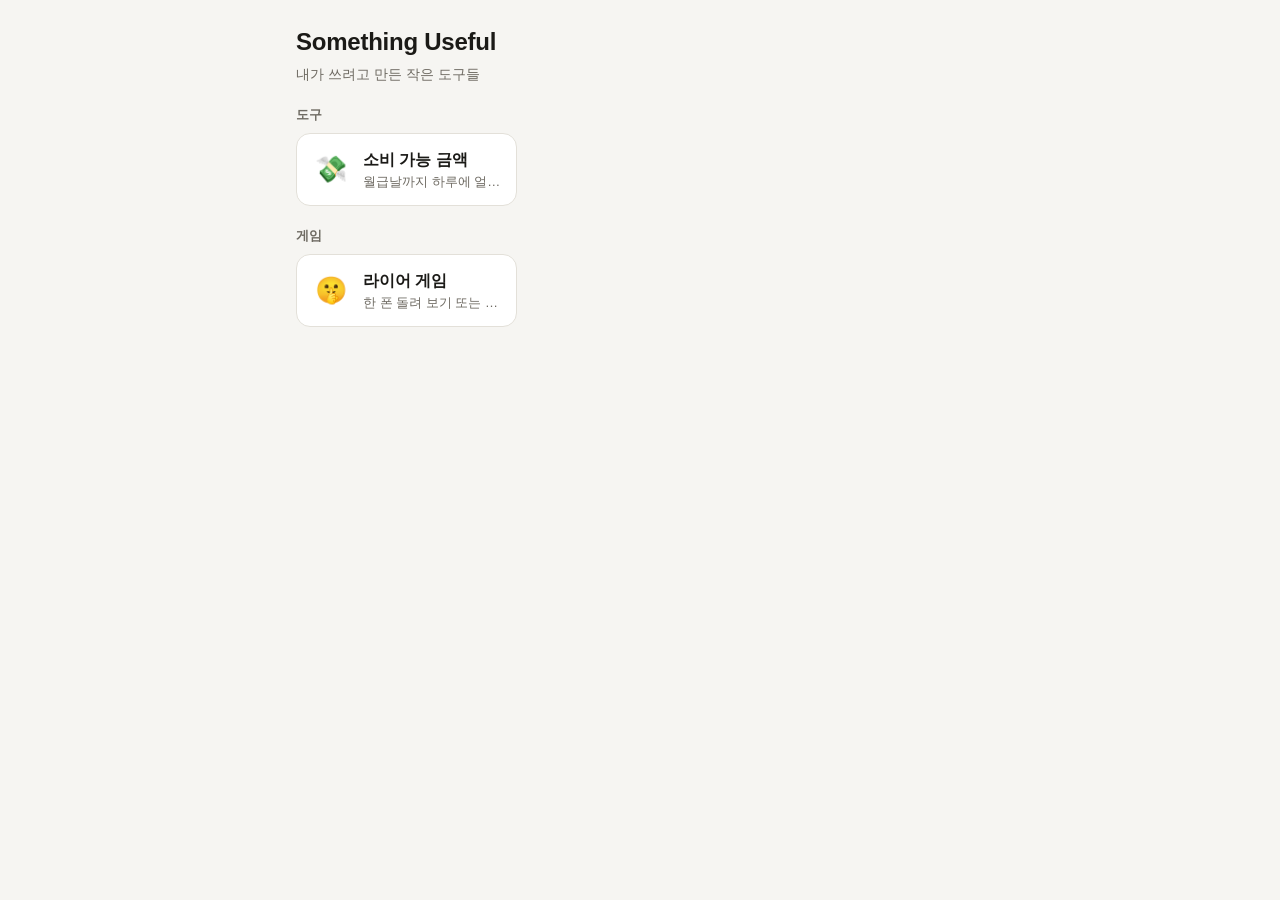
<file: index.html>
<!doctype html>
<html lang="ko">
<head>
<meta charset="utf-8">
<meta name="viewport" content="width=device-width, initial-scale=1, viewport-fit=cover">
<title>Something Useful</title>
<meta name="description" content="내가 쓰려고 만든 작은 도구 모음">
<meta name="theme-color" content="#f6f5f2" media="(prefers-color-scheme: light)">
<meta name="theme-color" content="#131210" media="(prefers-color-scheme: dark)">
<meta name="mobile-web-app-capable" content="yes">
<meta name="apple-mobile-web-app-capable" content="yes">
<meta name="apple-mobile-web-app-status-bar-style" content="default">
<meta name="apple-mobile-web-app-title" content="Useful">
<link rel="manifest" href="./manifest.webmanifest">
<link rel="icon" href="./icons/favicon.svg" type="image/svg+xml">
<link rel="apple-touch-icon" href="./icons/apple-touch-icon.png">
<link rel="stylesheet" href="./assets/style.css">
</head>
<body>
<header class="top">
  <h1>Something Useful</h1>
  <p class="sub">내가 쓰려고 만든 작은 도구들</p>
</header>
<main>
  <label class="visually-hidden" for="q">도구 검색</label>
  <input id="q" class="search" type="search" placeholder="도구 검색" autocomplete="off" hidden>
  <div id="grid"></div>
  <p id="empty" class="empty" hidden>검색 결과가 없어요.</p>
  <p id="ios-hint" class="hint-box" hidden>
    Safari 하단 <strong>공유</strong> 버튼 → <strong>홈 화면에 추가</strong>를 누르면 앱처럼 쓸 수 있어요.
  </p>
</main>
<script src="./assets/tools.js"></script>
<script src="./assets/app.js"></script>
</body>
</html>
</file>
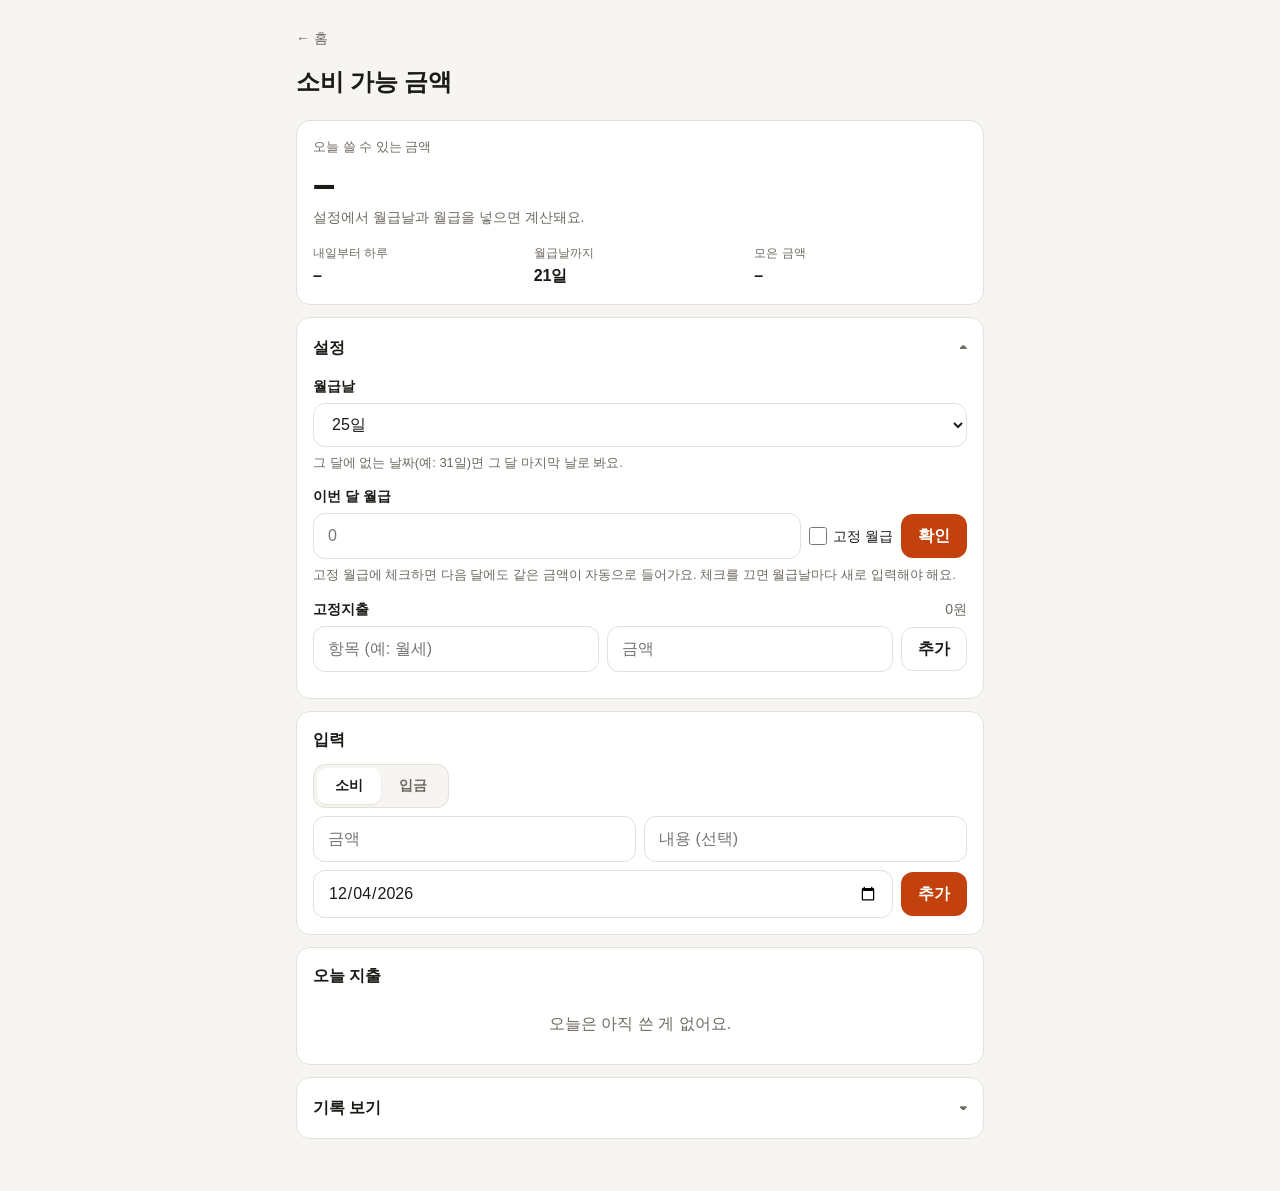
<file: tools/budget/index.html>
<!doctype html>
<html lang="ko">
<head>
<meta charset="utf-8">
<meta name="viewport" content="width=device-width, initial-scale=1, viewport-fit=cover">
<title>소비 가능 금액 · Something Useful</title>
<meta name="theme-color" content="#f6f5f2" media="(prefers-color-scheme: light)">
<meta name="theme-color" content="#131210" media="(prefers-color-scheme: dark)">
<meta name="mobile-web-app-capable" content="yes">
<meta name="apple-mobile-web-app-capable" content="yes">
<link rel="manifest" href="../../manifest.webmanifest">
<link rel="icon" href="../../icons/favicon.svg" type="image/svg+xml">
<link rel="apple-touch-icon" href="../../icons/apple-touch-icon.png">
<link rel="stylesheet" href="../../assets/style.css">
</head>
<body>
<header class="top">
  <a class="back" href="../../">← 홈</a>
  <h1>소비 가능 금액</h1>
</header>
<main>
  <section class="panel">
    <p class="eyebrow">오늘 쓸 수 있는 금액</p>
    <p class="big" id="todayLeft">–</p>
    <p class="sub" id="todayNote">설정에서 월급날과 월급을 넣으면 계산돼요.</p>
    <dl class="stats">
      <div><dt>내일부터 하루</dt><dd id="daily">–</dd></div>
      <div><dt>월급날까지</dt><dd id="daysLeft">–</dd></div>
      <div><dt>모은 금액</dt><dd id="pool">–</dd></div>
    </dl>
  </section>

  <p class="notice" id="notice" hidden></p>

  <details class="panel" id="settings">
    <summary>설정</summary>
    <div class="field">
      <label class="label" for="payday">월급날</label>
      <select id="payday" class="select"></select>
      <p class="help">그 달에 없는 날짜(예: 31일)면 그 달 마지막 날로 봐요.</p>
    </div>
    <div class="field">
      <label class="label" for="salary">이번 달 월급</label>
      <form class="inline" id="salaryForm" autocomplete="off">
        <input id="salary" class="input money" inputmode="numeric" placeholder="0">
        <label class="check"><input type="checkbox" id="fixedSalary"> 고정 월급</label>
        <button class="btn btn-primary" type="submit">확인</button>
      </form>
      <p class="help" id="salaryHelp">고정 월급에 체크하면 다음 달에도 같은 금액이 자동으로 들어가요. 체크를 끄면 월급날마다 새로 입력해야 해요.</p>
      <ul class="list" id="salaryLog"></ul>
    </div>
    <div class="field">
      <p class="label">고정지출 <span class="hint" id="fixedTotal">0원</span></p>
      <form class="inline" id="fixedForm" autocomplete="off">
        <input class="input" id="fixedName" placeholder="항목 (예: 월세)" aria-label="고정지출 항목">
        <input class="input money" id="fixedAmount" inputmode="numeric" placeholder="금액" aria-label="고정지출 금액" required>
        <button class="btn" type="submit">추가</button>
      </form>
      <ul class="list" id="fixedList"></ul>
    </div>
  </details>

  <section class="panel">
    <h2>입력</h2>
    <form id="spendForm" class="stack" autocomplete="off">
      <div class="seg" role="radiogroup" aria-label="종류">
        <label class="seg-opt"><input type="radio" name="kind" value="spend" checked> 소비</label>
        <label class="seg-opt"><input type="radio" name="kind" value="income"> 입금</label>
      </div>
      <div class="inline">
        <input class="input money" id="spendAmount" inputmode="numeric" placeholder="금액" aria-label="금액" required>
        <input class="input" id="spendMemo" placeholder="내용 (선택)" aria-label="내용">
      </div>
      <div class="inline">
        <input class="input" type="date" id="spendDate" aria-label="날짜" required>
        <button class="btn btn-primary" type="submit">추가</button>
      </div>
    </form>
  </section>

  <section class="panel">
    <h2>오늘 지출 <span class="hint" id="todayTotal"></span></h2>
    <p class="empty" id="todayEmpty">오늘은 아직 쓴 게 없어요.</p>
    <ul class="list" id="todayList"></ul>
  </section>

  <details class="panel" id="historyBox">
    <summary>기록 보기</summary>
    <div class="field">
      <div class="inline">
        <button class="btn" type="button" id="dayPrev" aria-label="하루 전">◀</button>
        <input class="input" type="date" id="dayPick" aria-label="날짜 선택">
        <button class="btn" type="button" id="dayNext" aria-label="하루 뒤">▶</button>
      </div>
    </div>
    <section class="day">
      <h3><span id="dayLabel"></span><span id="dayTotal"></span></h3>
      <p class="empty" id="dayEmpty">이 날은 기록이 없어요.</p>
      <ul class="list" id="dayList"></ul>
    </section>
    <div class="field" style="margin-top: 16px">
      <p class="label">이번 기간 날짜별 <span class="hint" id="periodLabel"></span></p>
      <p class="empty" id="periodEmpty">아직 입력한 소비가 없어요.</p>
      <ul class="list" id="periodDays"></ul>
    </div>
    <div class="field" id="historyPanel" hidden>
      <p class="label">지난 월급 텀</p>
      <ul class="list" id="historyList"></ul>
    </div>
  </details>
</main>
<script src="../../assets/app.js"></script>
<script>
  // ---------- 유틸 ----------
  const KEY = "su:budget";
  const $ = (id) => document.getElementById(id);
  const DAY = 86400000;
  const pad = (n) => String(n).padStart(2, "0");
  const ymd = (d) => `${d.getFullYear()}-${pad(d.getMonth() + 1)}-${pad(d.getDate())}`;
  const fromYmd = (s) => { const [y, m, d] = s.split("-").map(Number); return new Date(y, m - 1, d); };
  const won = (n) => Math.round(n).toLocaleString("ko-KR") + "원";
  const digits = (s) => Number(String(s).replace(/[^\d]/g, "")) || 0;
  const comma = (n) => (n ? Number(n).toLocaleString("ko-KR") : "");
  const esc = (s) => String(s).replace(/[&<>"']/g, (c) => ({ "&": "&amp;", "<": "&lt;", ">": "&gt;", '"': "&quot;", "'": "&#39;" })[c]);
  const uid = () => Date.now().toString(36) + Math.random().toString(36).slice(2, 6);
  const WEEK = ["일", "월", "화", "수", "목", "금", "토"];
  const dateLabel = (s) => { const d = fromYmd(s); return `${d.getMonth() + 1}월 ${d.getDate()}일 (${WEEK[d.getDay()]})`; };
  const shortDate = (s) => { const d = fromYmd(s); return `${d.getMonth() + 1}.${d.getDate()}`; };
  const monthLabel = (s) => `${fromYmd(s).getMonth() + 1}월 월급`;

  // ---------- 기간 계산 ----------
  // 월급날(payday)을 기준으로, 오늘이 속한 기간의 시작일과 다음 월급날을 돌려줍니다.
  const daysInMonth = (y, m) => new Date(y, m + 1, 0).getDate();
  const paydayOf = (y, m, pd) => new Date(y, m, Math.min(pd, daysInMonth(y, m)));
  function periodFor(today, pd) {
    const y = today.getFullYear(), m = today.getMonth();
    const thisPay = paydayOf(y, m, pd);
    if (today >= thisPay) return { start: thisPay, end: paydayOf(y, m + 1, pd) };
    return { start: paydayOf(y, m - 1, pd), end: thisPay };
  }

  // ---------- 상태 ----------
  const defaults = { payday: 25, salary: null, fixedSalary: false, fixed: [], expenses: [], periodStart: null, history: [] };
  let state = load();
  let editingFixed = null; // 지금 수정 중인 고정지출 id
  let viewDate = null;     // '기록 보기'에서 보고 있는 날짜 (아래에서 어제로 초기화)
  function load() {
    try { return { ...defaults, ...JSON.parse(localStorage.getItem(KEY) || "{}") }; }
    catch { return { ...defaults }; }
  }
  function save() { localStorage.setItem(KEY, JSON.stringify(state)); }

  const today = fromYmd(ymd(new Date()));
  viewDate = ymd(new Date(today.getTime() - DAY));
  const fixedTotal = () => state.fixed.reduce((a, x) => a + x.amount, 0);
  // expenses 배열에 소비와 입금이 같이 들어 있어요. type 이 "income" 이면 입금, 없으면 소비.
  const isIncome = (x) => x.type === "income";
  const sumExpenses = (from, to) => state.expenses.filter((x) => !isIncome(x) && x.date >= from && x.date < to).reduce((a, x) => a + x.amount, 0);
  const sumIncome = (from, to) => state.expenses.filter((x) => isIncome(x) && x.date >= from && x.date < to).reduce((a, x) => a + x.amount, 0);

  // 월급날이 지나 새 기간이 시작됐으면: 지난 기간(월급 텀)의 월급·고정지출·소비·모은 금액을 기록에 남기고,
  // 고정 월급이 아니면 월급을 비웁니다.
  function rollover() {
    const cur = periodFor(today, state.payday);
    const startStr = ymd(cur.start);
    if (state.periodStart === startStr) return;
    if (state.periodStart) {
      const old = periodFor(fromYmd(state.periodStart), state.payday);
      if (state.salary) {
        const spent = sumExpenses(ymd(old.start), ymd(old.end));
        const income = sumIncome(ymd(old.start), ymd(old.end));
        const fixed = fixedTotal();
        state.history.unshift({ start: ymd(old.start), end: ymd(old.end), salary: state.salary, income, fixed, spent, saved: state.salary + income - fixed - spent });
      }
      if (!state.fixedSalary) state.salary = null;
      showNotice("새 기간이 시작됐어요." + (state.fixedSalary ? "" : " 이번 달 월급을 입력해 주세요."));
    }
    state.periodStart = startStr;
    save();
  }

  function showNotice(text) { $("notice").textContent = text; $("notice").hidden = false; }

  // ---------- 렌더 ----------
  function render() {
    const { start, end } = periodFor(today, state.payday);
    const s = ymd(start), e = ymd(end), t = ymd(today);
    const tomorrow = ymd(new Date(today.getTime() + DAY));
    const daysLeft = Math.max(1, Math.round((end - today) / DAY));
    const spentPeriod = sumExpenses(s, e);
    const spentToday = sumExpenses(t, tomorrow);
    const incomePeriod = sumIncome(s, e);
    const ready = state.salary > 0;

    $("periodLabel").textContent = `${shortDate(s)} ~ ${shortDate(ymd(new Date(end.getTime() - DAY)))}`;
    $("daysLeft").textContent = `${daysLeft}일`;

    if (ready) {
      const pool = state.salary + incomePeriod - fixedTotal() - spentPeriod; // 월급날까지 남은 금액 = 모은 금액 (입금은 여기에 더해짐)
      const todayBudget = (pool + spentToday) / daysLeft;            // 오늘 하루 예산 (오늘 쓰기 전 기준이라 하루 동안 고정)
      const todayLeft = todayBudget - spentToday;                    // 오늘 더 쓸 수 있는 금액 (초과하면 마이너스)
      const fromTomorrow = daysLeft > 1 ? pool / (daysLeft - 1) : null; // 내일부터 하루 예산 (소비 넣을 때마다 바로 바뀜)
      $("todayLeft").textContent = won(todayLeft);
      $("todayLeft").classList.toggle("over", todayLeft < 0);
      $("daily").textContent = fromTomorrow === null ? "내일 월급날" : won(fromTomorrow);
      $("daily").classList.toggle("over", fromTomorrow !== null && fromTomorrow < 0);
      $("pool").textContent = won(pool);
      $("pool").classList.toggle("over", pool < 0);
      $("todayNote").textContent =
        pool < 0 ? "이번 기간 예산을 넘었어요." :
        spentToday > 0 ? `오늘 ${won(spentToday)} 썼어요.` :
        "오늘은 아직 쓴 게 없어요.";
    } else {
      $("todayLeft").textContent = "–";
      $("todayLeft").classList.remove("over");
      $("daily").textContent = "–";
      $("daily").classList.remove("over");
      $("pool").textContent = "–";
      $("pool").classList.remove("over");
      $("todayNote").textContent = "설정에서 월급날과 월급을 넣으면 계산돼요.";
      $("settings").open = true;
    }

    // 설정 값
    $("payday").value = state.payday;
    if (document.activeElement !== $("salary")) $("salary").value = comma(state.salary);
    $("fixedSalary").checked = state.fixedSalary;
    // 이번 기간 월급은 입력됐는지 확인용으로만 보여주고, 다음 기간이 되면 아래 '기록'으로 넘어갑니다.
    $("salaryLog").innerHTML = state.salary ? `<li>
      <span class="grow">${monthLabel(s)}</span>
      <span class="amount">${won(state.salary)}</span>
    </li>` : "";

    $("fixedTotal").textContent = won(fixedTotal());
    $("fixedList").innerHTML = state.fixed.map((x) => x.id === editingFixed ? `<li class="editing">
      <form class="edit-form stack" data-edit-fixed="${x.id}" autocomplete="off">
        <div class="inline">
          <input class="input" name="name" value="${esc(x.name)}" placeholder="항목" aria-label="고정지출 항목">
          <input class="input money" name="amount" value="${comma(x.amount)}" inputmode="numeric" placeholder="금액" aria-label="고정지출 금액" required>
        </div>
        <div class="inline">
          <button class="btn btn-sm btn-primary" type="submit">저장</button>
          <button class="btn btn-sm" type="button" data-cancel-edit>취소</button>
        </div>
      </form>
    </li>` : `<li>
      <span class="grow">${esc(x.name || "항목")}</span>
      <span class="amount">${won(x.amount)}</span>
      <button class="btn btn-sm" type="button" data-edit-fixed-btn="${x.id}">수정</button>
      <button class="btn btn-sm" type="button" data-del-fixed="${x.id}">삭제</button>
    </li>`).join("");

    // 오늘 지출: 메인 화면에는 오늘 것만. 지난 날짜는 아래 '기록 보기'에서. 입금은 + 로 표시.
    const spendItem = (x) => `<li>
      <span class="grow">${isIncome(x) ? "입금" + (x.memo ? " · " + esc(x.memo) : "") : esc(x.memo || "소비")}</span>
      <span class="amount${isIncome(x) ? " plus" : ""}">${isIncome(x) ? "+" : ""}${won(x.amount)}</span>
      <button class="btn btn-sm" type="button" data-del-spend="${x.id}">삭제</button>
    </li>`;
    const ofDay = (date) => state.expenses.filter((x) => x.date === date).sort((a, b) => b.ts - a.ts);
    // 하루 합계 문구: "9,000원", 입금이 있으면 "9,000원 · 입금 +50,000원"
    const dayTotalText = (items) => {
      const spent = items.filter((x) => !isIncome(x)).reduce((a, x) => a + x.amount, 0);
      const income = items.filter(isIncome).reduce((a, x) => a + x.amount, 0);
      if (!items.length) return "";
      return (spent || !income ? won(spent) : "") + (income ? (spent ? " · " : "") + "입금 +" + won(income) : "");
    };
    const todayItems = ofDay(t);
    $("todayEmpty").hidden = todayItems.length > 0;
    $("todayList").innerHTML = todayItems.map(spendItem).join("");
    $("todayTotal").textContent = dayTotalText(todayItems);

    // 기록 보기: 고른 날짜 하루치
    const yesterday = ymd(new Date(today.getTime() - DAY));
    if (document.activeElement !== $("dayPick")) $("dayPick").value = viewDate;
    const dayItems = ofDay(viewDate);
    $("dayLabel").textContent = dateLabel(viewDate) + (viewDate === t ? " · 오늘" : viewDate === yesterday ? " · 어제" : "");
    $("dayTotal").textContent = dayTotalText(dayItems);
    $("dayEmpty").hidden = dayItems.length > 0;
    $("dayList").innerHTML = dayItems.map(spendItem).join("");

    // 기록 보기: 이번 기간 날짜별 합계 (최신순). 누르면 위 날짜 보기로 이동.
    const periodItems = state.expenses.filter((x) => x.date >= s && x.date < e);
    const byDate = new Map();
    for (const x of periodItems) {
      const d = byDate.get(x.date) || { spent: 0, income: 0 };
      if (isIncome(x)) d.income += x.amount; else d.spent += x.amount;
      byDate.set(x.date, d);
    }
    const days = [...byDate].sort((a, b) => b[0].localeCompare(a[0]));
    $("periodEmpty").hidden = days.length > 0;
    $("periodDays").innerHTML = days.map(([date, d]) => `<li>
      <span class="grow">${dateLabel(date)}${date === t ? " · 오늘" : ""}${d.income ? ` <span class="record-sub">입금 +${won(d.income)}</span>` : ""}</span>
      <span class="amount">${won(d.spent)}</span>
      <button class="btn btn-sm" type="button" data-view-day="${date}"${date === viewDate ? " disabled" : ""}>보기</button>
    </li>`).join("");

    // 지난 기간
    $("historyPanel").hidden = state.history.length === 0;
    $("historyList").innerHTML = state.history.map((h) => `<li class="record">
      <div class="record-top">
        <span class="grow">${shortDate(h.start)} ~ ${shortDate(ymd(new Date(fromYmd(h.end).getTime() - DAY)))}</span>
        <span class="amount${h.saved < 0 ? " over" : ""}">${h.saved < 0 ? won(h.saved) + " 초과" : won(h.saved) + " 모음"}</span>
      </div>
      ${h.salary ? `<div class="record-sub">월급 ${won(h.salary)}${h.income ? ` · 입금 +${won(h.income)}` : ""} · 고정지출 ${won(h.fixed || 0)} · 소비 ${won(h.spent || 0)}</div>` : ""}
    </li>`).join("");
  }

  // ---------- 입력 처리 ----------
  for (let d = 1; d <= 31; d++) $("payday").insertAdjacentHTML("beforeend", `<option value="${d}">${d}일</option>`);
  $("spendDate").value = ymd(today);

  // 금액 칸은 입력하는 대로 쉼표를 붙입니다 (나중에 생기는 수정 칸도 포함).
  document.addEventListener("input", (ev) => {
    if (ev.target.classList?.contains("money")) ev.target.value = comma(digits(ev.target.value));
  });

  $("payday").addEventListener("change", () => {
    state.payday = Number($("payday").value);
    state.periodStart = ymd(periodFor(today, state.payday).start); // 기준일만 바뀐 거라 지난 기간으로 기록하지 않음
    save(); render();
  });

  $("fixedSalary").addEventListener("change", () => { state.fixedSalary = $("fixedSalary").checked; save(); });

  // 월급은 '확인'을 눌러야 저장되고, 이번 기간 월급으로 기록됩니다.
  $("salaryForm").addEventListener("submit", (ev) => {
    ev.preventDefault();
    const n = digits($("salary").value);
    state.salary = n || null;
    $("salary").blur();
    save(); render();
    if (n) flash($("salaryHelp"), `${monthLabel(ymd(periodFor(today, state.payday).start))} ${won(n)}으로 저장했어요.`);
  });

  $("fixedForm").addEventListener("submit", (ev) => {
    ev.preventDefault();
    const amount = digits($("fixedAmount").value);
    if (!amount) { $("fixedAmount").focus(); return; }
    state.fixed.push({ id: uid(), name: $("fixedName").value.trim(), amount });
    $("fixedName").value = ""; $("fixedAmount").value = "";
    save(); render(); $("fixedName").focus();
  });

  $("spendForm").addEventListener("submit", (ev) => {
    ev.preventDefault();
    const amount = digits($("spendAmount").value);
    if (!amount) { $("spendAmount").focus(); return; }
    const income = ev.target.elements.kind.value === "income";
    const item = { id: uid(), ts: Date.now(), date: $("spendDate").value || ymd(today), memo: $("spendMemo").value.trim(), amount };
    if (income) item.type = "income";
    state.expenses.push(item);
    $("spendAmount").value = ""; $("spendMemo").value = "";
    if (income) { ev.target.elements.kind.value = "spend"; syncKind(); } // 입금은 가끔이라 넣고 나면 소비로 되돌려요
    save(); render(); $("spendAmount").focus();
  });
  // 소비/입금에 따라 내용 칸 안내만 바꿔요.
  function syncKind() { $("spendMemo").placeholder = $("spendForm").elements.kind.value === "income" ? "어디서 (선택)" : "내용 (선택)"; }
  $("spendForm").addEventListener("change", (ev) => { if (ev.target.name === "kind") syncKind(); });

  // 고정지출 수정 저장
  document.addEventListener("submit", (ev) => {
    const form = ev.target.closest("form[data-edit-fixed]");
    if (!form) return;
    ev.preventDefault();
    const x = state.fixed.find((f) => f.id === form.dataset.editFixed);
    const amount = digits(form.elements.amount.value);
    if (!x || !amount) { form.elements.amount.focus(); return; }
    x.name = form.elements.name.value.trim();
    x.amount = amount;
    editingFixed = null;
    save(); render();
  });

  document.addEventListener("keydown", (ev) => {
    if (ev.key === "Escape" && editingFixed && ev.target.closest("form[data-edit-fixed]")) { editingFixed = null; render(); }
  });

  // 기록 보기: 날짜 고르기 / 하루씩 이동
  const shiftDay = (d) => { viewDate = ymd(new Date(fromYmd(viewDate).getTime() + d * DAY)); render(); };
  $("dayPick").addEventListener("change", () => { if (/^\d{4}-\d{2}-\d{2}$/.test($("dayPick").value)) { viewDate = $("dayPick").value; render(); } });
  $("dayPrev").addEventListener("click", () => shiftDay(-1));
  $("dayNext").addEventListener("click", () => shiftDay(1));

  document.addEventListener("click", (ev) => {
    const btn = ev.target.closest("[data-edit-fixed-btn],[data-cancel-edit],[data-del-fixed],[data-del-spend],[data-view-day]");
    if (!btn) return;
    if (btn.dataset.viewDay) {
      viewDate = btn.dataset.viewDay; render();
      $("dayLabel").scrollIntoView({ block: "center", behavior: "smooth" });
    } else if (btn.hasAttribute("data-edit-fixed-btn")) {
      editingFixed = btn.dataset.editFixedBtn;
      render();
      document.querySelector("form[data-edit-fixed] input[name=name]")?.focus();
    } else if (btn.hasAttribute("data-cancel-edit")) {
      editingFixed = null; render();
    } else if (btn.dataset.delFixed) {
      const x = state.fixed.find((f) => f.id === btn.dataset.delFixed);
      if (x && confirm(`고정지출 '${x.name || won(x.amount)}' 을(를) 삭제할까요?`)) {
        state.fixed = state.fixed.filter((f) => f.id !== x.id); save(); render();
      }
    } else {
      const x = state.expenses.find((f) => f.id === btn.dataset.delSpend);
      if (x && confirm(`'${isIncome(x) ? "입금 " : ""}${x.memo || (isIncome(x) ? "" : "소비")} ${won(x.amount)}' 을(를) 삭제할까요?`)) {
        state.expenses = state.expenses.filter((f) => f.id !== x.id); save(); render();
      }
    }
  });

  // 도움말 자리에 잠깐 메시지를 보여줬다가 원래 문구로 돌립니다.
  function flash(el, text) {
    if (!el.dataset.orig) el.dataset.orig = el.textContent;
    el.textContent = text;
    clearTimeout(flash.t);
    flash.t = setTimeout(() => { el.textContent = el.dataset.orig; }, 2500);
  }

  rollover();
  render();
</script>
</body>
</html>
</file>
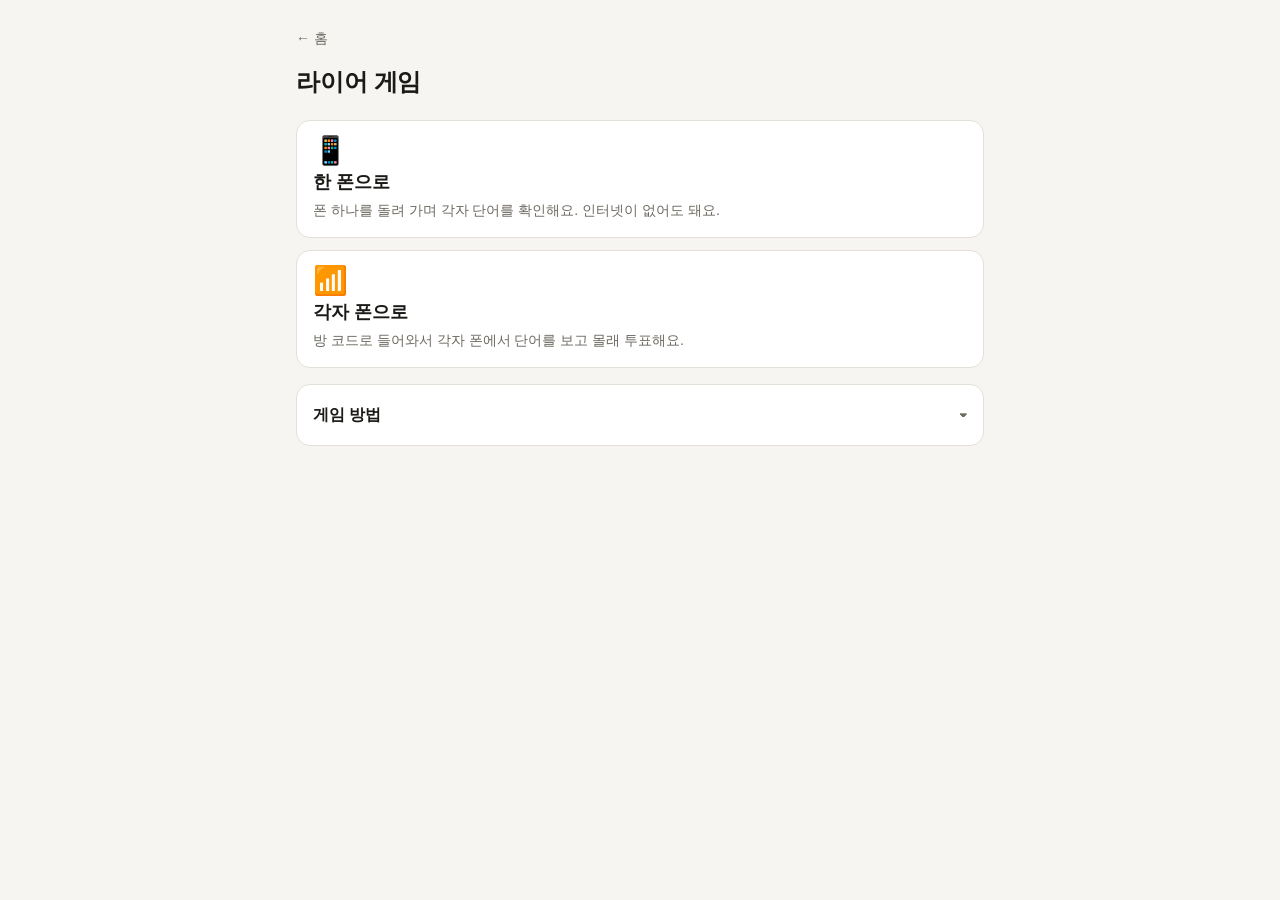
<file: tools/liar/index.html>
<!doctype html>
<html lang="ko">
<head>
<meta charset="utf-8">
<meta name="viewport" content="width=device-width, initial-scale=1, viewport-fit=cover">
<title>라이어 게임 · Something Useful</title>
<meta name="theme-color" content="#f6f5f2" media="(prefers-color-scheme: light)">
<meta name="theme-color" content="#131210" media="(prefers-color-scheme: dark)">
<meta name="mobile-web-app-capable" content="yes">
<meta name="apple-mobile-web-app-capable" content="yes">
<link rel="manifest" href="../../manifest.webmanifest">
<link rel="icon" href="../../icons/favicon.svg" type="image/svg+xml">
<link rel="apple-touch-icon" href="../../icons/apple-touch-icon.png">
<link rel="stylesheet" href="../../assets/style.css">
<style>
  /* 이 페이지에서만 쓰는 스타일 */
  .choices { display: grid; gap: 12px; }
  .choice {
    position: relative; display: flex; flex-direction: column; align-items: flex-start; gap: 4px;
    padding: 16px; text-align: left; font: inherit; color: inherit; cursor: pointer;
    background: var(--surface); border: 1px solid var(--border); border-radius: var(--radius);
    transition: border-color 150ms ease;
  }
  .choice:hover { border-color: var(--accent); }
  .choice:focus-visible { outline: 2px solid var(--accent); outline-offset: 2px; }
  .choice-icon { font-size: 28px; line-height: 1; }
  .choice-title { font-weight: 700; font-size: 18px; }
  .choice-desc { color: var(--muted); font-size: 14px; }
  .badge { position: absolute; top: 12px; right: 12px; padding: 2px 8px; font-size: 12px; color: var(--muted); border: 1px solid var(--border); border-radius: 999px; }

  .stepper { display: flex; align-items: center; gap: 8px; }
  .stepper output { min-width: 2.5ch; text-align: center; font-size: 24px; font-weight: 700; font-variant-numeric: tabular-nums; }
  .stepper .unit { color: var(--muted); font-size: 14px; margin-right: 4px; }
  .step { width: 44px; padding: 0; font-size: 22px; font-weight: 500; }
  .chips { display: flex; flex-wrap: wrap; gap: 8px; }
  .chip {
    min-height: 40px; padding: 0 14px; font: inherit; font-size: 14px; color: inherit; cursor: pointer;
    background: var(--surface); border: 1px solid var(--border); border-radius: 999px;
    transition: border-color 150ms ease, background 150ms ease;
  }
  .chip[aria-pressed="true"] { border-color: var(--accent); background: var(--accent); color: var(--accent-ink); }
  .chip:focus-visible { outline: 2px solid var(--accent); outline-offset: 2px; }

  .btn-block { display: block; width: 100%; margin-top: 4px; }
  .center { text-align: center; }
  .center-row { justify-content: center; }
  .panel .sub { margin-top: 4px; }

  .word-card { margin: 16px 0; padding: 20px 16px; border: 2px solid var(--accent); border-radius: var(--radius); }
  .word-ko { margin: 4px 0 0; font-size: 36px; font-weight: 700; letter-spacing: -0.02em; line-height: 1.2; overflow-wrap: anywhere; }
  .word-en { margin: 2px 0 0; color: var(--muted); font-size: 16px; }
  .word-cat { margin: 8px 0 0; font-size: 13px; color: var(--muted); }
  .word-hidden { margin: 16px 0; padding: 28px 16px; border: 2px dashed var(--border); border-radius: var(--radius); color: var(--muted); }

  .pgrid { display: grid; grid-template-columns: repeat(3, 1fr); gap: 8px; }
  .pcard {
    display: flex; flex-direction: column; align-items: center; justify-content: center; gap: 2px;
    min-height: 64px; padding: 8px 6px; font: inherit; color: inherit; cursor: pointer;
    background: var(--surface); border: 1px solid var(--border); border-radius: 12px;
    transition: border-color 150ms ease;
  }
  .pcard:hover:not(:disabled) { border-color: var(--accent); }
  .pcard:focus-visible { outline: 2px solid var(--accent); outline-offset: 2px; }
  .pcard[aria-pressed="true"] { border-color: var(--accent); box-shadow: inset 0 0 0 1px var(--accent); }
  .pcard:disabled { cursor: default; }
  .pcard.out { opacity: 0.45; }
  .pcard.out .pname { text-decoration: line-through; }
  .pname { max-width: 100%; font-weight: 600; overflow: hidden; text-overflow: ellipsis; white-space: nowrap; }
  .psub { font-size: 12px; color: var(--muted); }

  .timer { font-size: 48px; }
  .timer.done { color: var(--danger); }
  .code { letter-spacing: 0.25em; font-family: ui-monospace, SFMono-Regular, Menlo, monospace; }
  .qr-wrap { margin-top: 14px; display: flex; flex-direction: column; align-items: center; gap: 4px; }
  .qr { padding: 12px; background: #fff; border-radius: 12px; line-height: 0; } /* 다크 모드에서도 QR 주변은 흰색이어야 카메라가 읽어요 */
  .qr svg { display: block; width: min(220px, 70vw); height: auto; }
  .input.code { text-transform: uppercase; letter-spacing: 0.25em; font-family: ui-monospace, SFMono-Regular, Menlo, monospace; }
  .words2 { display: grid; grid-template-columns: 1fr 1fr; gap: 12px; }
  .words2 .w-ko { margin: 2px 0 0; font-size: 22px; font-weight: 700; overflow-wrap: anywhere; }
  .words2 .w-en { margin: 0; font-size: 13px; color: var(--muted); }
  .role-liar { color: var(--danger); font-weight: 600; }
  .role-citizen { color: var(--muted); }
  .linkish { padding: 0 4px; min-height: 28px; font: inherit; font-size: 13px; color: var(--accent); background: none; border: 0; cursor: pointer; text-decoration: underline; }
  .howto { margin: 0; padding-left: 18px; font-size: 14px; color: var(--muted); }
  .howto li { margin: 4px 0; }
  .dev-tag { font-size: 12px; color: var(--muted); }
</style>
</head>
<body>
<header class="top">
  <a class="back" href="../../" id="back">← 홈</a>
  <h1>라이어 게임</h1>
</header>
<main>
  <p class="notice" id="notice" hidden aria-live="polite"></p>

  <!-- ===== 모드 선택 ===== -->
  <section data-screen="home">
    <div class="choices">
      <button class="choice" type="button" id="goLocal">
        <span class="choice-icon" aria-hidden="true">📱</span>
        <span class="choice-title">한 폰으로</span>
        <span class="choice-desc">폰 하나를 돌려 가며 각자 단어를 확인해요. 인터넷이 없어도 돼요.</span>
      </button>
      <button class="choice" type="button" id="goOnline">
        <span class="choice-icon" aria-hidden="true">📶</span>
        <span class="choice-title">각자 폰으로</span>
        <span class="choice-desc">방 코드로 들어와서 각자 폰에서 단어를 보고 몰래 투표해요.</span>
        <span class="badge" id="onlineBadge" hidden>아직 연결 전</span>
      </button>
    </div>
    <details class="panel" style="margin-top: 16px">
      <summary>게임 방법</summary>
      <ol class="howto">
        <li>모두 같은 단어를 받지만, 라이어만 <strong>비슷하지만 다른 단어</strong>를 받아요.</li>
        <li>기본으로는 라이어에게도 라이어라고 알려 주지 않아요. 토론하면서 스스로 눈치채야 해요. (설정에서 알려주기로 바꿀 수 있어요.)</li>
        <li>돌아가며 단어에 대해 한마디씩 하고, 토론한 뒤 라이어 같은 사람을 투표로 뽑아요.</li>
        <li>라이어를 전부 찾으면 시민 승리. 남은 라이어가 남은 시민만큼 많아지면 라이어 승리.</li>
      </ol>
    </details>
  </section>

  <!-- ===== 한 폰: 설정 ===== -->
  <section data-screen="pp-setup" hidden>
    <section class="panel">
      <div class="field">
        <p class="label">참가 인원</p>
        <div class="stepper">
          <button class="btn step" type="button" data-step="players" data-d="-1" aria-label="인원 줄이기">−</button>
          <output id="ppPlayers" aria-live="polite">6</output><span class="unit">명</span>
          <button class="btn step" type="button" data-step="players" data-d="1" aria-label="인원 늘리기">+</button>
        </div>
      </div>
      <div class="field">
        <p class="label">라이어 수</p>
        <div class="stepper">
          <button class="btn step" type="button" data-step="liars" data-d="-1" aria-label="라이어 줄이기">−</button>
          <output id="ppLiars" aria-live="polite">1</output><span class="unit">명</span>
          <button class="btn step" type="button" data-step="liars" data-d="1" aria-label="라이어 늘리기">+</button>
        </div>
      </div>
      <div class="field">
        <p class="label">주제 <span class="hint" id="ppCatHint"></span></p>
        <div class="chips" id="ppCats"></div>
      </div>
      <div class="field">
        <label class="check"><input type="checkbox" id="ppRevealLiar"> 라이어에게 라이어라고 알려주기</label>
        <p class="help">끄면 라이어도 자기가 라이어인지 모른 채 시작해요.</p>
      </div>
      <details id="ppNamesBox">
        <summary>이름 정하기 (선택)</summary>
        <div class="stack" id="ppNames" style="margin-top: 10px"></div>
      </details>
    </section>
    <button class="btn btn-primary btn-block" type="button" id="ppStart">시작</button>
  </section>

  <!-- ===== 한 폰: 단어 확인 ===== -->
  <section data-screen="pp-reveal" hidden>
    <section class="panel center">
      <p class="eyebrow" id="ppRevealStep"></p>
      <p class="big" id="ppRevealName"></p>
      <p class="sub">차례예요. 다른 사람은 보지 마세요.</p>
      <div id="ppRevealHidden">
        <div class="word-hidden">아직 가려져 있어요</div>
        <button class="btn btn-primary btn-block" type="button" id="ppShow">내 단어 확인</button>
      </div>
      <div id="ppRevealShown" hidden>
        <div class="word-card">
          <p class="eyebrow" id="ppWordLabel">당신의 단어</p>
          <p class="word-ko" id="ppWordKo"></p>
          <p class="word-en" id="ppWordEn"></p>
          <p class="word-cat" id="ppWordCat"></p>
        </div>
        <button class="btn btn-primary btn-block" type="button" id="ppNext"></button>
      </div>
    </section>
  </section>

  <!-- ===== 한 폰: 토론 ===== -->
  <section data-screen="pp-discuss" hidden>
    <section class="panel center">
      <p class="eyebrow">먼저 말할 사람</p>
      <p class="big" id="ppFirst"></p>
      <p class="sub">돌아가면서 단어에 대해 한마디씩. 라이어는 티 안 나게.</p>
      <p class="sub" id="ppDiscussInfo" hidden></p>
    </section>
    <section class="panel center">
      <p class="eyebrow">토론 시간</p>
      <p class="big timer" id="timerText">3:00</p>
      <div class="row center-row">
        <button class="btn" type="button" data-timer="-60">−1분</button>
        <button class="btn btn-primary" type="button" id="timerToggle">시작</button>
        <button class="btn" type="button" data-timer="60">+1분</button>
      </div>
    </section>
    <button class="btn btn-primary btn-block" type="button" id="ppToVote">투표하기</button>
  </section>

  <!-- ===== 한 폰: 투표 ===== -->
  <section data-screen="pp-vote" hidden>
    <section class="panel">
      <h2>누가 라이어일까요? <span class="hint" id="ppVoteHint"></span></h2>
      <div class="pgrid" id="ppVoteGrid" role="group" aria-label="투표 대상"></div>
    </section>
    <button class="btn btn-primary btn-block" type="button" id="ppVoteSubmit" disabled>결과 보기</button>
  </section>

  <!-- ===== 한 폰: 한 명 결과 ===== -->
  <section data-screen="pp-result" hidden>
    <section class="panel center">
      <p class="eyebrow" id="ppResultName"></p>
      <p class="big" id="ppResultRole"></p>
      <p class="sub" id="ppResultSub"></p>
    </section>
    <button class="btn btn-primary btn-block" type="button" id="ppResultNext"></button>
  </section>

  <!-- ===== 한 폰: 최종 ===== -->
  <section data-screen="pp-end" hidden>
    <section class="panel center">
      <p class="eyebrow">결과</p>
      <p class="big" id="ppWinnerText"></p>
    </section>
    <section class="panel">
      <h2>단어</h2>
      <div class="words2">
        <div><p class="eyebrow">시민</p><p class="w-ko" id="ppEndCitKo"></p><p class="w-en" id="ppEndCitEn"></p></div>
        <div><p class="eyebrow">라이어</p><p class="w-ko" id="ppEndLiarKo"></p><p class="w-en" id="ppEndLiarEn"></p></div>
      </div>
    </section>
    <section class="panel">
      <h2>역할</h2>
      <ul class="list" id="ppRoles"></ul>
    </section>
    <div class="row">
      <button class="btn btn-primary" type="button" id="ppAgain">다시 하기 (같은 인원)</button>
      <button class="btn" type="button" id="ppReset">설정 바꾸기</button>
    </div>
  </section>

  <!-- ===== 각자 폰: 입장 ===== -->
  <section data-screen="on-entry" hidden>
    <p class="dev-tag" id="devTag" hidden>개발용 로컬 모드 · 같은 브라우저의 다른 탭이 다른 사람 역할이에요</p>
    <section class="panel">
      <div class="field">
        <label class="label" for="onName">내 이름</label>
        <input class="input" id="onName" maxlength="12" placeholder="별명" autocomplete="nickname">
      </div>
      <button class="btn btn-primary btn-block" type="button" id="onCreate">방 만들기</button>
    </section>
    <section class="panel">
      <form class="inline" id="onJoinForm" autocomplete="off">
        <label class="visually-hidden" for="onCode">방 코드</label>
        <input class="input code" id="onCode" maxlength="4" placeholder="방 코드" autocapitalize="characters" spellcheck="false">
        <button class="btn btn-primary" type="submit">참여</button>
      </form>
    </section>
  </section>

  <!-- ===== 각자 폰: 대기실 ===== -->
  <section data-screen="on-lobby" hidden>
    <section class="panel center">
      <p class="eyebrow">방 코드</p>
      <p class="big code" id="onLobbyCode"></p>
      <div class="row center-row">
        <button class="btn" type="button" id="onShare">링크 공유</button>
        <button class="btn" type="button" id="onCopy">코드 복사</button>
        <button class="btn" type="button" id="onQr">QR</button>
      </div>
      <div class="qr-wrap" id="onQrBox" hidden>
        <div class="qr" id="onQrSvg" role="img" aria-label="방 참여 링크 QR 코드"></div>
        <p class="sub">카메라로 찍으면 바로 이 방으로 들어와요</p>
      </div>
    </section>
    <section class="panel">
      <h2>참가자 <span class="hint" id="onLobbyCount"></span></h2>
      <ul class="list" id="onLobbyPlayers"></ul>
    </section>
    <section class="panel" id="onHostSettings" hidden>
      <div class="field">
        <p class="label">라이어 수</p>
        <div class="stepper">
          <button class="btn step" type="button" data-step="onLiars" data-d="-1" aria-label="라이어 줄이기">−</button>
          <output id="onLiars" aria-live="polite">1</output><span class="unit">명</span>
          <button class="btn step" type="button" data-step="onLiars" data-d="1" aria-label="라이어 늘리기">+</button>
        </div>
      </div>
      <div class="field">
        <p class="label">주제 <span class="hint" id="onCatHint"></span></p>
        <div class="chips" id="onCats"></div>
      </div>
      <div class="field">
        <label class="check"><input type="checkbox" id="onRevealLiar"> 라이어에게 라이어라고 알려주기</label>
      </div>
    </section>
    <p class="sub center" id="onGuestSettings" hidden></p>
    <p class="sub center" id="onLobbyWait" hidden>방장이 시작하길 기다리는 중…</p>
    <div class="row">
      <button class="btn btn-primary" type="button" id="onStart" hidden>시작</button>
      <button class="btn" type="button" id="onLeave">나가기</button>
    </div>
  </section>

  <!-- ===== 각자 폰: 진행 (단어 · 토론 · 투표 · 결과) ===== -->
  <section data-screen="on-play" hidden>
    <section class="panel center">
      <p class="eyebrow"><span id="onWordLabel">당신의 단어</span> <button class="linkish" type="button" id="onWordToggle">숨기기</button></p>
      <div id="onWordBox">
        <p class="word-ko" id="onWordKo"></p>
        <p class="word-en" id="onWordEn"></p>
        <p class="word-cat" id="onWordCat"></p>
      </div>
      <div class="word-hidden" id="onWordHidden" hidden>가려 뒀어요</div>
    </section>
    <p class="notice" id="onPlayNote" hidden></p>
    <section class="panel center" id="onTimerBox" hidden>
      <p class="eyebrow">토론 시간</p>
      <p class="big timer" id="onTimer"></p>
    </section>
    <section class="panel">
      <h2 id="onPlayTitle">참가자</h2>
      <div class="pgrid" id="onGrid" role="group" aria-label="참가자"></div>
    </section>
    <div class="row" id="onPlayActions"></div>
  </section>

  <!-- ===== 각자 폰: 최종 ===== -->
  <section data-screen="on-end" hidden>
    <section class="panel center">
      <p class="eyebrow">결과</p>
      <p class="big" id="onWinnerText"></p>
    </section>
    <section class="panel">
      <h2>단어</h2>
      <div class="words2">
        <div><p class="eyebrow">시민</p><p class="w-ko" id="onEndCitKo"></p><p class="w-en" id="onEndCitEn"></p></div>
        <div><p class="eyebrow">라이어</p><p class="w-ko" id="onEndLiarKo"></p><p class="w-en" id="onEndLiarEn"></p></div>
      </div>
    </section>
    <section class="panel">
      <h2>역할</h2>
      <ul class="list" id="onRoles"></ul>
    </section>
    <div class="row" id="onEndActions"></div>
  </section>
</main>
<script src="../../assets/app.js"></script>
<script src="./words.js"></script>
<script src="./game.js"></script>
<script src="./net.js"></script>
<script src="./firebase-config.js"></script>
<script src="./main.js"></script>
</body>
</html>
</file>
<file: assets/style.css>
/* 공통 스타일. 모든 도구 페이지가 이 파일을 불러옵니다. */
:root {
  --bg: #f6f5f2;
  --surface: #ffffff;
  --text: #1b1a17;
  --muted: #6e6a62;
  --border: #e3e0d9;
  --accent: #c2410c;
  --accent-ink: #ffffff;
  --danger: #b91c1c;
  --radius: 14px;
  color-scheme: light dark;
}
@media (prefers-color-scheme: dark) {
  :root {
    --bg: #131210;
    --surface: #1d1b18;
    --text: #ebe7df;
    --muted: #9b958a;
    --border: #2d2a25;
    --accent: #f08a4b;
    --accent-ink: #1b1a17;
    --danger: #f87171;
  }
}

* { box-sizing: border-box; }
[hidden] { display: none !important; } /* display: flex 같은 걸 준 요소도 hidden 이면 확실히 숨김 */
html { -webkit-text-size-adjust: 100%; }
body {
  margin: 0;
  min-height: 100dvh;
  background: var(--bg);
  color: var(--text);
  font: 16px/1.5 -apple-system, BlinkMacSystemFont, "Apple SD Gothic Neo", Pretendard, "Malgun Gothic", "Segoe UI", Roboto, sans-serif;
  padding: env(safe-area-inset-top) env(safe-area-inset-right) env(safe-area-inset-bottom) env(safe-area-inset-left);
  -webkit-tap-highlight-color: transparent;
}

.top, main { max-width: 720px; margin: 0 auto; padding-left: 16px; padding-right: 16px; }
.top { padding-top: 24px; padding-bottom: 8px; display: flex; flex-direction: column; gap: 4px; }
.top h1 { margin: 0; font-size: 24px; font-weight: 700; letter-spacing: -0.01em; }
.sub { margin: 0; color: var(--muted); font-size: 14px; }
.back {
  align-self: flex-start; display: inline-flex; align-items: center; min-height: 44px;
  margin-top: -8px; color: var(--muted); text-decoration: none; font-size: 14px;
}
.back:hover { color: var(--text); }
main { padding-top: 12px; padding-bottom: 40px; }

/* 허브 그리드 */
.grid { list-style: none; margin: 0; padding: 0; display: grid; gap: 12px; grid-template-columns: repeat(auto-fill, minmax(210px, 1fr)); }
.card {
  display: flex; gap: 12px; align-items: center; min-height: 72px; padding: 14px;
  background: var(--surface); border: 1px solid var(--border); border-radius: var(--radius);
  color: inherit; text-decoration: none;
  transition: border-color 150ms ease, transform 150ms ease;
}
.card:hover { border-color: var(--accent); }
.card:active { transform: scale(0.985); }
.card:focus-visible { outline: 2px solid var(--accent); outline-offset: 2px; }
.card-icon { flex: none; width: 40px; height: 40px; display: grid; place-items: center; font-size: 26px; }
.card-body { display: flex; flex-direction: column; min-width: 0; }
.card-name { font-weight: 600; }
.card-desc { color: var(--muted); font-size: 13px; white-space: nowrap; overflow: hidden; text-overflow: ellipsis; }
.empty { color: var(--muted); text-align: center; padding: 32px 0; }
.hint-box {
  margin: 24px 0 0; padding: 12px 14px; font-size: 14px; color: var(--muted);
  background: var(--surface); border: 1px dashed var(--border); border-radius: var(--radius);
}

/* 폼 요소 */
.label { display: flex; justify-content: space-between; align-items: baseline; gap: 8px; font-size: 14px; font-weight: 600; margin-bottom: 6px; }
.label .hint { color: var(--muted); font-weight: 400; }
.input, .textarea, .select, .search {
  width: 100%; min-height: 44px; padding: 10px 14px;
  font: inherit; color: inherit; background: var(--surface);
  border: 1px solid var(--border); border-radius: 12px;
}
.search { margin-bottom: 16px; }
.textarea { resize: vertical; line-height: 1.6; }
:is(.input, .textarea, .select, .search):focus-visible { outline: 2px solid var(--accent); outline-offset: 1px; border-color: transparent; }
.row { display: flex; gap: 8px; flex-wrap: wrap; margin-top: 12px; }
.btn {
  min-height: 44px; padding: 0 16px; font: inherit; font-weight: 600; cursor: pointer;
  background: var(--surface); color: var(--text); border: 1px solid var(--border); border-radius: 12px;
  transition: border-color 150ms ease;
}
.btn:hover { border-color: var(--accent); }
.btn:focus-visible { outline: 2px solid var(--accent); outline-offset: 2px; }
.btn:disabled { opacity: 0.5; cursor: default; }
.btn:disabled:hover { border-color: var(--border); }

/* 둘 중 하나 고르는 토글 (라디오를 감싼 label 들) */
.seg { display: inline-flex; align-self: flex-start; padding: 3px; background: var(--bg); border: 1px solid var(--border); border-radius: 12px; }
.seg-opt {
  position: relative; display: inline-flex; align-items: center; justify-content: center;
  min-height: 36px; padding: 0 18px; border-radius: 9px; font-size: 14px; font-weight: 600; color: var(--muted); cursor: pointer;
  transition: background 150ms ease, color 150ms ease;
}
.seg-opt input { position: absolute; opacity: 0; width: 0; height: 0; margin: 0; }
.seg-opt:has(input:checked) { background: var(--surface); color: var(--text); box-shadow: 0 1px 2px rgba(0, 0, 0, 0.08); }
.seg-opt:has(input:focus-visible) { outline: 2px solid var(--accent); outline-offset: 1px; }
.amount.plus { color: var(--accent); }
.btn-primary { background: var(--accent); color: var(--accent-ink); border-color: transparent; }
.btn-danger { color: var(--danger); }
.status { margin: 8px 0 0; min-height: 20px; font-size: 13px; color: var(--muted); }

.visually-hidden { position: absolute; width: 1px; height: 1px; margin: -1px; padding: 0; overflow: hidden; clip: rect(0 0 0 0); border: 0; }

@media (prefers-reduced-motion: reduce) {
  *, *::before, *::after { transition: none !important; animation: none !important; }
}

/* 패널 / 숫자 / 목록 (도구 페이지 공통) */
.panel { background: var(--surface); border: 1px solid var(--border); border-radius: var(--radius); padding: 16px; margin-bottom: 12px; }
.panel h2 { display: flex; justify-content: space-between; align-items: baseline; gap: 8px; margin: 0 0 12px; font-size: 16px; }
.panel .empty { padding: 12px 0; margin: 0; }
details.panel > summary { display: flex; justify-content: space-between; align-items: center; min-height: 28px; font-weight: 600; cursor: pointer; list-style: none; }
details.panel > summary::-webkit-details-marker { display: none; }
details.panel > summary::after { content: "▾"; color: var(--muted); transition: transform 150ms ease; }
details.panel[open] > summary::after { transform: rotate(180deg); }
details.panel[open] > summary { margin-bottom: 14px; }
.eyebrow { margin: 0; font-size: 13px; color: var(--muted); }
.big { margin: 4px 0 0; font-size: 40px; font-weight: 700; line-height: 1.15; letter-spacing: -0.02em; font-variant-numeric: tabular-nums; }
.big.over, .amount.over { color: var(--danger); }
.stats { display: grid; grid-template-columns: repeat(3, 1fr); gap: 8px; margin: 16px 0 0; }
.stats div { min-width: 0; }
.stats dt { font-size: 12px; color: var(--muted); }
.stats dd { margin: 2px 0 0; font-weight: 600; font-variant-numeric: tabular-nums; white-space: nowrap; overflow: hidden; text-overflow: ellipsis; }
.field { margin-bottom: 14px; }
.field:last-child { margin-bottom: 0; }
.help { margin: 6px 0 0; font-size: 13px; color: var(--muted); }
.inline { display: flex; gap: 8px; align-items: center; }
.inline > .input, .inline > .select { flex: 1 1 0; min-width: 0; }
.stack { display: flex; flex-direction: column; gap: 8px; }
.check { display: inline-flex; align-items: center; gap: 6px; min-height: 44px; font-size: 14px; white-space: nowrap; }
.check input { width: 18px; height: 18px; margin: 0; accent-color: var(--accent); }
.list { list-style: none; margin: 0; padding: 0; }
.list li { display: flex; align-items: center; gap: 10px; min-height: 44px; padding: 6px 0; border-top: 1px solid var(--border); }
.list li:first-child { border-top: 0; }
.list .grow { flex: 1; min-width: 0; overflow: hidden; text-overflow: ellipsis; white-space: nowrap; }
.list .amount { font-weight: 600; font-variant-numeric: tabular-nums; white-space: nowrap; }
.btn-sm { min-height: 36px; padding: 0 10px; font-size: 13px; font-weight: 500; }
.notice { margin: 0 0 12px; padding: 12px 14px; font-size: 14px; border: 1px solid var(--accent); border-radius: 12px; background: var(--surface); }
.day h3 { display: flex; justify-content: space-between; margin: 12px 0 4px; font-size: 13px; font-weight: 600; color: var(--muted); }
.day:first-child h3 { margin-top: 0; }
.group-title { margin: 20px 0 8px; font-size: 13px; font-weight: 600; color: var(--muted); }
.group:first-child .group-title { margin-top: 0; }
.stats dd.over { color: var(--danger); }
.list li.editing { align-items: stretch; padding: 10px 0; }
.edit-form { flex: 1; min-width: 0; }
.list + .list, form + .list { margin-top: 10px; }
.list li.record { flex-direction: column; align-items: stretch; gap: 2px; padding: 10px 0; }
.record-top { display: flex; align-items: center; gap: 10px; }
.record-sub { font-size: 13px; color: var(--muted); }
</file>
